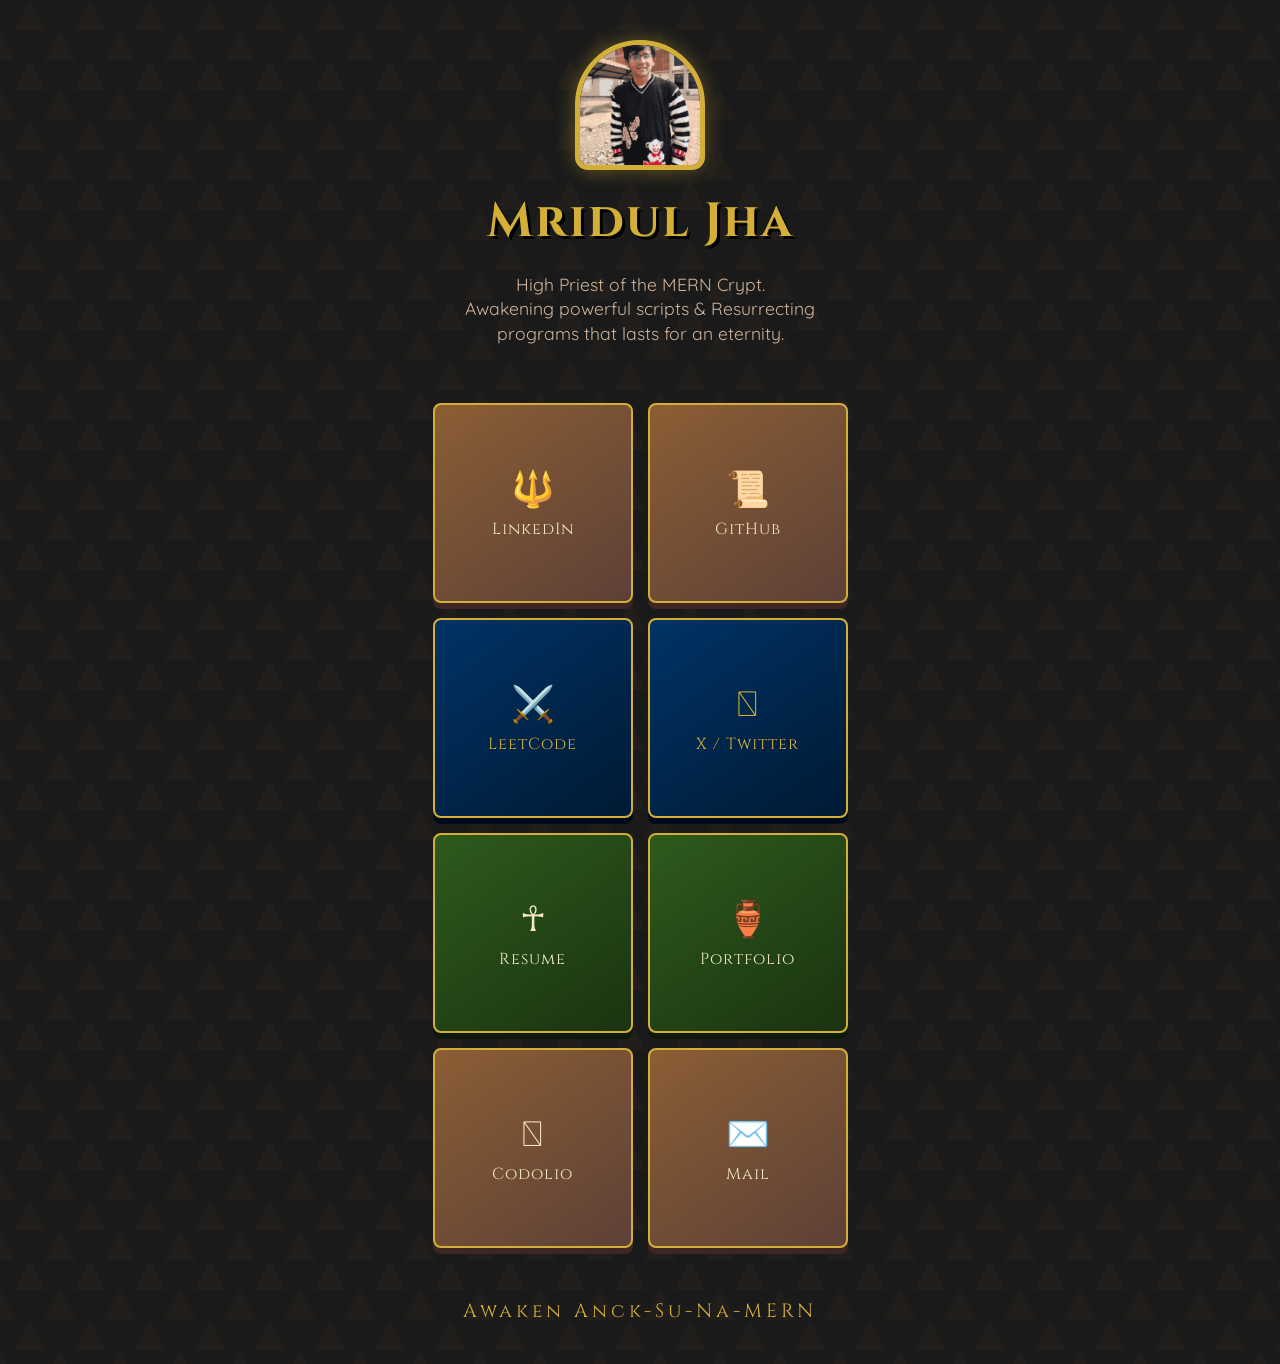
<file: mummy.html>
<!DOCTYPE html>
<html lang="en">
<head>
  <meta charset="UTF-8">
  <meta name="viewport" content="width=device-width, initial-scale=1.0">
  <title>Pharaoh's Code Portal</title>
  <link href="https://fonts.googleapis.com/css2?family=Cinzel:wght@700&family=Quicksand:wght@600&display=swap" rel="stylesheet">
  <style>
    :root {
      --royal-gold: #d4af37;
      --sandstone: #e3c4a8;
      --pyramid-shadow: #8b5e34;
      --lapis-blue: #003366;
      --nile-teal: #008080;
      --scarab-green: #2e5a1c;
      --papyrus-white: #f2e8c4;
      --tomb-dark: #1a1a1a;
    }

    body {
      background-color: var(--tomb-dark);
      background-image: url("data:image/svg+xml,%3Csvg width='60' height='60' viewBox='0 0 60 60' xmlns='http://www.w3.org/2000/svg'%3E%3Cpath d='M30 0l15 30H15L30 0zM0 30l15 30H0V30zm60 0L45 60h15V30z' fill='%233d2b1f' fill-opacity='0.2'/%3E%3C/svg%3E");
      color: var(--papyrus-white);
      font-family: 'Quicksand', sans-serif;
      margin: 0;
      padding: 40px 10px;
      display: flex;
      flex-direction: column;
      align-items: center;
    }

    header {
      text-align: center;
      margin-bottom: 40px;
      max-width: 400px;
    }

    .profile-pic {
      width: 120px;
      height: 120px;
      border: 5px solid var(--royal-gold);
      border-radius: 50% 50% 10% 10%;
      object-fit: cover;
      box-shadow: 0px 0px 20px rgba(212, 175, 55, 0.4);
      background-color: #333;
    }

    h1 {
      font-family: 'Cinzel', serif;
      font-size: 3rem;
      margin: 15px 0 5px;
      letter-spacing: 2px;
      color: var(--royal-gold);
      text-shadow: 3px 3px 0px #000;
    }

    .description {
      font-size: 1.1rem;
      line-height: 1.4;
      opacity: 0.9;
      color: var(--sandstone);
    }

    .links-grid {
      display: flex;
      flex-wrap: wrap;
      justify-content: center;
      gap: 15px;
      max-width: 420px;
      width: 100%;
    }

    .link-card {
      text-decoration: none;
      width: calc(50% - 10px);
      aspect-ratio: 1 / 1;
      display: flex;
      flex-direction: column;
      align-items: center;
      justify-content: center;
      border-radius: 8px;
      transition: all 0.3s ease;
      border: 2px solid var(--royal-gold);
      box-sizing: border-box;
      text-align: center;
      position: relative;
      overflow: hidden;
    }

    .link-card span {
      font-family: 'Cinzel', serif;
      font-size: 1rem;
      letter-spacing: 1px;
    }

    .icon {
      font-size: 2.2rem;
      margin-bottom: 8px;
    }

    /* Theme Classes */
    .pyramid {
      background: linear-gradient(145deg, var(--pyramid-shadow), #5d4037);
      color: var(--papyrus-white);
      box-shadow: 0 6px 0px #3e2723;
    }

    .nile {
      background: linear-gradient(145deg, var(--lapis-blue), #001a33);
      color: var(--royal-gold);
      box-shadow: 0 6px 0px #000a1a;
    }

    .scarab {
      background: linear-gradient(145deg, #2e5a1c, #1b3311);
      color: var(--papyrus-white);
      box-shadow: 0 6px 0px #0d1a08;
    }

    .link-card:hover {
      transform: translateY(-8px);
      box-shadow: 0 12px 20px rgba(0,0,0,0.6);
      filter: brightness(1.2);
    }

    footer {
      margin-top: 50px;
      font-family: 'Cinzel', serif;
      font-size: 1.2rem;
      color: var(--royal-gold);
      letter-spacing: 4px;
    }
  </style>
</head>
<body>

  <header>
    <img src="Om PFP.png" alt="Profile" class="profile-pic">
    <h1>Mridul Jha</h1>
    <p class="description">High Priest of the MERN Crypt.<br>Awakening powerful scripts & Resurrecting programs that lasts for an eternity.</p>
  </header>

  <div class="links-grid">
    <a href="https://www.linkedin.com/in/mridul-jha/" class="link-card pyramid">
      <div class="icon">🔱</div>
      <span>LinkedIn</span>
    </a>
    <a href="https://github.com/Loki-Snape/" class="link-card pyramid">
      <div class="icon">📜</div>
      <span>GitHub</span>
    </a>

    <a href="https://leetcode.com/u/Loki_Jaleel/" class="link-card nile">
      <div class="icon">⚔️</div>
      <span>LeetCode</span>
    </a>
    <a href="https://twitter.com/mridul_jha11" class="link-card nile">
      <div class="icon">𓂀</div>
      <span>X / Twitter</span>
    </a>

    <a href="Resume.html" class="link-card scarab">
      <div class="icon">☥</div>
      <span>Resume</span>
    </a>
    <a href="index.html" class="link-card scarab">
      <div class="icon">🏺</div>
      <span>Portfolio</span>
    </a>

    <a href="https://codolio.com/profile/Loki-Snape" class="link-card pyramid">
      <div class="icon">𓆣</div>
      <span>Codolio</span>
    </a>
    <a href="mailto:himriduljha11@gmail.com" class="link-card pyramid">
      <div class="icon">✉️</div>
      <span>Mail</span>
    </a>
  </div>

  <footer>Awaken Anck-Su-Na-MERN</footer>

</body>
</html>
</file>
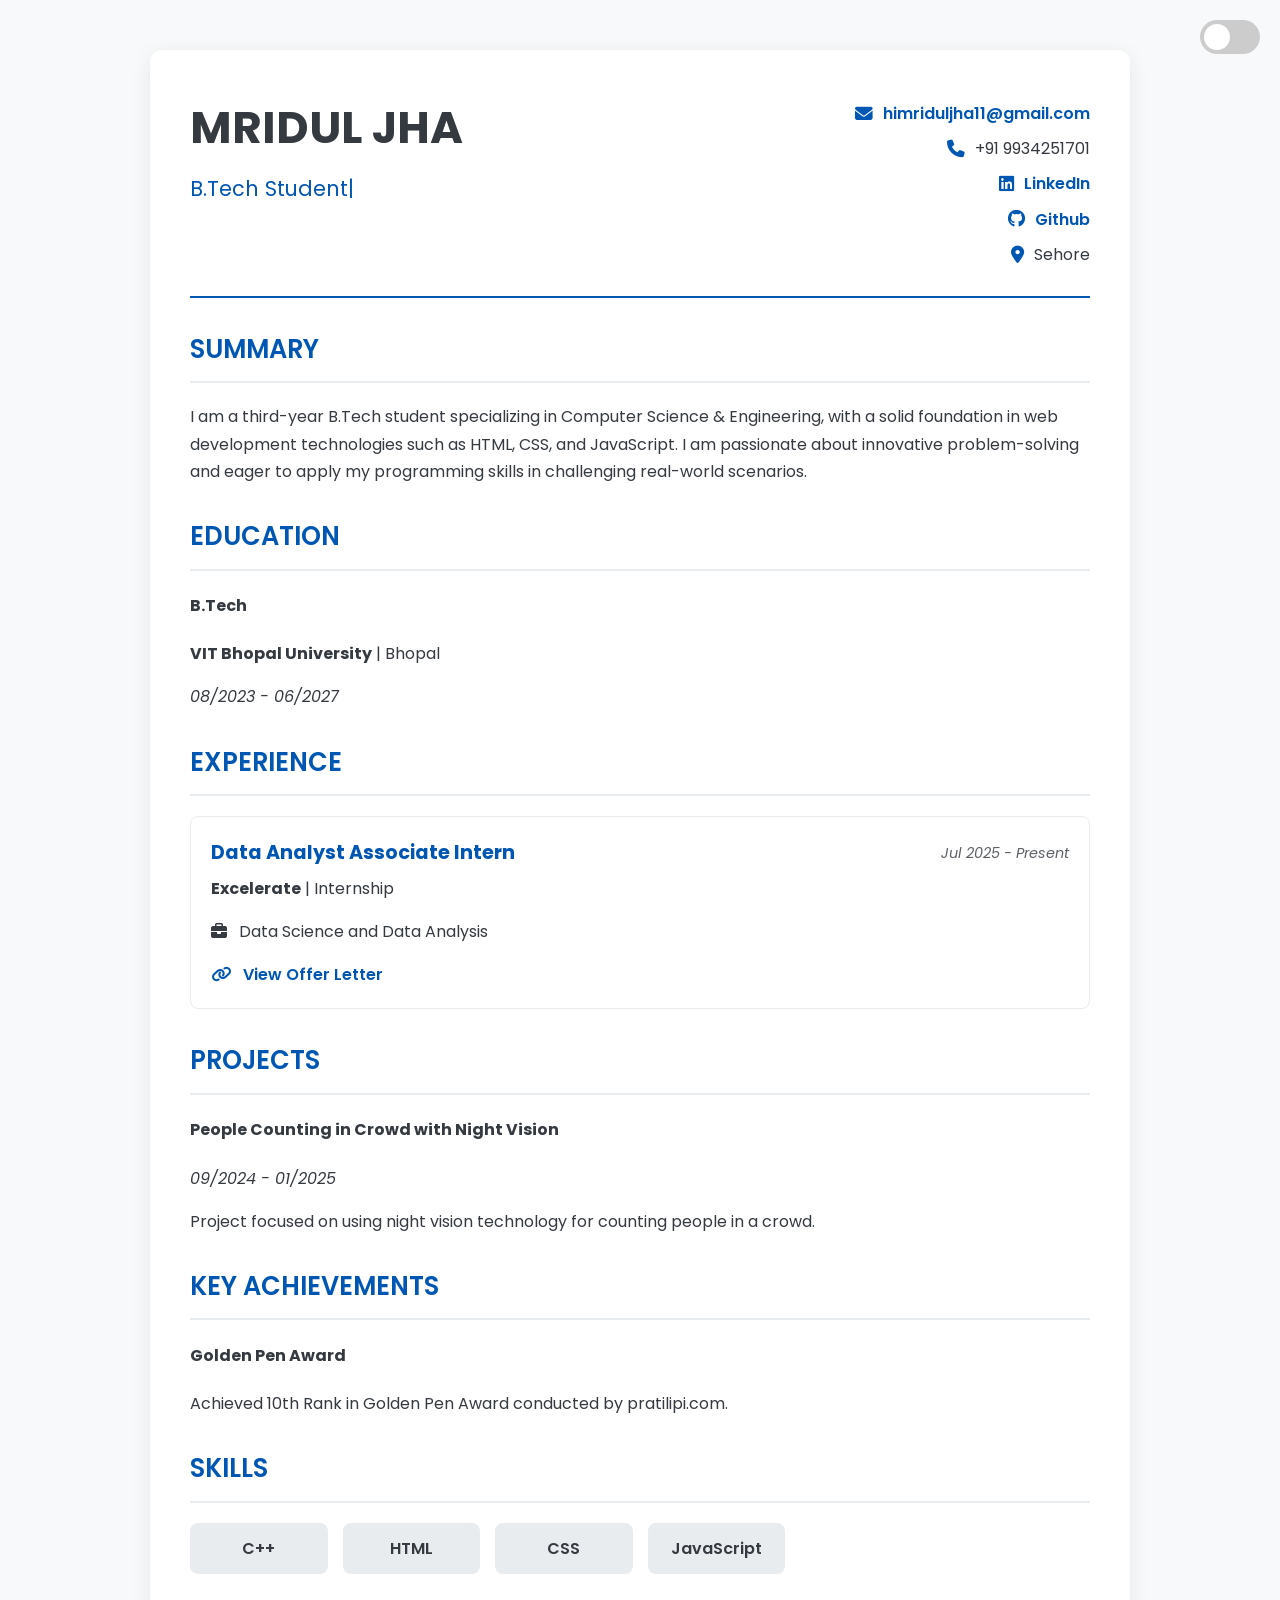
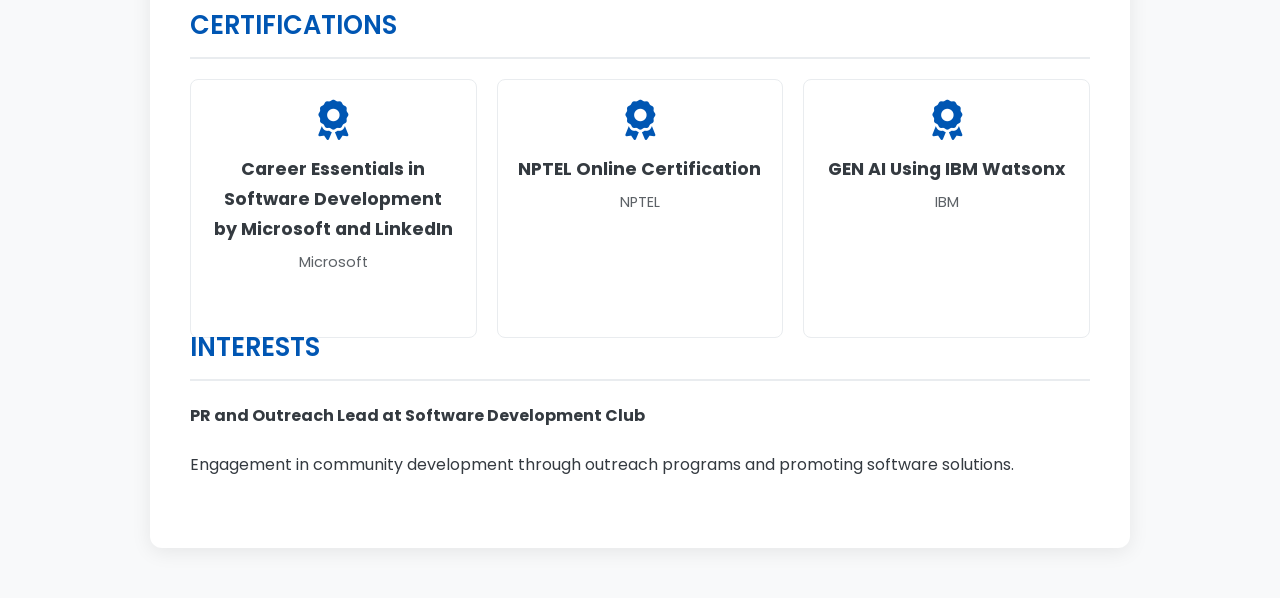
<file: Resume.html>
<!DOCTYPE html>
<html lang="en">
<head>
    <meta charset="UTF-8">
    <meta name="viewport" content="width=device-width, initial-scale=1.0">
    <title>Mridul Jha - Resume</title>
    
    <link rel="icon" href="data:image/svg+xml,<svg xmlns=%22http://www.w3.org/2000/svg%22 viewBox=%220 0 100 100%22><text y=%22.9em%22 font-size=%2290%22>🧑‍💻</text></svg>">

    <link rel="preconnect" href="https://fonts.googleapis.com">
    <link rel="preconnect" href="https://fonts.gstatic.com" crossorigin>
    <link href="https://fonts.googleapis.com/css2?family=Poppins:wght@300;400;600;700&display=swap" rel="stylesheet">
    <link rel="stylesheet" href="https://cdnjs.cloudflare.com/ajax/libs/font-awesome/6.5.2/css/all.min.css" integrity="sha512-SnH5WK+bZxgPHs44uWIX+LLJAJ9/2PkPKZ5QiAj6Ta86w+fsb2TkcmfRyVX3pBnMFcV7oQPJkl9QevSCWr3W6A==" crossorigin="anonymous" referrerpolicy="no-referrer" />

    <link rel="stylesheet" href="style.css">
</head>
<body>
    <div class="theme-switcher">
        <input type="checkbox" id="theme-toggle">
        <label for="theme-toggle" class="toggle-label">
            <i class="fas fa-moon"></i>
            <i class="fas fa-sun"></i>
        </label>
    </div>

    <div class="resume-container">
        <header class="header">
            <div class="header-left">
                <h1 class="name">MRIDUL JHA</h1>
                <h2 class="title"></h2> 
            </div>
            <div class="header-right">
                <ul>
                    <li><i class="fa-solid fa-envelope"></i> <a href="mailto:himriduljha11@gmail.com">himriduljha11@gmail.com</a></li>
                    <li><i class="fa-solid fa-phone"></i> +91 9934251701</li>
                    <li><i class="fa-brands fa-linkedin"></i> <a href="#" target="_blank">LinkedIn</a></li>
                    <li><i class="fa-brands fa-github"></i> <a href="#" target="_blank">Github</a></li>
                    <li><i class="fa-solid fa-location-dot"></i> Sehore</li>
                </ul>
            </div>
        </header>

        <section class="summary animated-section">
            <h3>SUMMARY</h3>
            <p>I am a third-year B.Tech student specializing in Computer Science & Engineering, with a solid foundation in web development technologies such as HTML, CSS, and JavaScript. I am passionate about innovative problem-solving and eager to apply my programming skills in challenging real-world scenarios.</p>
        </section>

        <section class="education animated-section">
            <h3>EDUCATION</h3>
            <div class="education-item">
                <h4>B.Tech</h4>
                <p><strong>VIT Bhopal University</strong> | Bhopal</p>
                <p><em>08/2023 - 06/2027</em></p>
            </div>
        </section>

        <section class="experience animated-section">
            <h3>EXPERIENCE</h3>
            <div class="experience-item">
                <div class="experience-header">
                    <h4>Data Analyst Associate Intern</h4>
                    <span class="experience-date">Jul 2025 - Present</span>
                </div>
                <p class="experience-company"><strong>Excelerate</strong> | Internship</p>
                <p class="experience-description"><i class="fas fa-briefcase"></i> Data Science and Data Analysis</p>
                <a href="https://drive.google.com/file/d/18lJCifejouWaaIov_y_i6IfZcpAx-TRm/view?usp=sharing" class="experience-link"><i class="fas fa-link"></i> View Offer Letter</a>
            </div>
        </section>

        <section class="projects animated-section">
            <h3>PROJECTS</h3>
            <div class="project-item">
                <h4>People Counting in Crowd with Night Vision</h4>
                <p><em>09/2024 - 01/2025</em></p>
                <p>Project focused on using night vision technology for counting people in a crowd.</p>
            </div>
        </section>

        <section class="achievements animated-section">
            <h3>KEY ACHIEVEMENTS</h3>
            <div class="achievement-item">
                <h4>Golden Pen Award</h4>
                <p>Achieved 10th Rank in Golden Pen Award conducted by pratilipi.com.</p>
            </div>
        </section>

        <section class="skills animated-section">
            <h3>SKILLS</h3>
            <div class="skills-grid">
                <span class="skill">C++</span>
                <span class="skill">HTML</span>
                <span class="skill">CSS</span>
                <span class="skill">JavaScript</span>
            </div>
        </section>
        
        <section class="certifications animated-section">
            <h3>CERTIFICATIONS</h3>
            <div class="certifications-grid">
                <a href="https://www.linkedin.com/learning/certificates/9d914a546eccd94693b349c57f410e8678c5e9b7dc7ce5d383e1b974b87b21bb" class="certificate-link">
                    <div class="certificate-item">
                        <i class="fas fa-award certificate-icon"></i>
                        <h4>
Career Essentials in Software Development by Microsoft and LinkedIn</h4>
                        <p>Microsoft</p>
                    </div>
                </a>
                <a href="https://internalapp.nptel.ac.in/NOC/NOC25/SEM1/Ecertificates/106/noc25-cs46/Course/NPTEL25CS46S44380011204389045.pdf" class="certificate-link">
                    <div class="certificate-item">
                        <i class="fas fa-award certificate-icon"></i>
                        <h4>NPTEL Online Certification</h4>
                        <p>NPTEL</p>
                    </div>
                </a>
                <a href="https://courses.vit.skillsnetwork.site/certificates/d82faf0347794a2596197a7b2feeaed9" class="certificate-link">
                    <div class="certificate-item">
                        <i class="fas fa-award certificate-icon"></i>
                        <h4>GEN AI Using IBM Watsonx</h4>
                        <p>IBM</p>
                    </div>
                </a>
            </div>
        </section>

        <section class="interests animated-section">
            <h3>INTERESTS</h3>
            <div class="interest-item">
                <h4>PR and Outreach Lead at Software Development Club</h4>
                <p>Engagement in community development through outreach programs and promoting software solutions.</p>
            </div>
        </section>
    </div>

    <a href="#" id="back-to-top" class="back-to-top-btn">
        <i class="fas fa-arrow-up"></i>
    </a>

    <script src="script.js"></script>
</body>
</html>
</file>
<file: style.css>
/* --- Color and Font Variables --- */
:root {
    --primary-color: #0056b3;
    --secondary-color: #e9ecef;
    --text-color: #343a40;
    --heading-color: #0056b3;
    --bg-color: #f8f9fa;
    --container-bg: #ffffff;
    --container-shadow: 0 4px 20px rgba(0,0,0,0.08);
    --font-main: 'Poppins', sans-serif;
    --transition-speed: 0.3s;
}

/* --- Dark Mode Variables --- */
body.dark-mode {
    --primary-color: #4dabf7;
    --secondary-color: #343a40;
    --text-color: #ced4da;
    --heading-color: #4dabf7;
    --bg-color: #121212;
    --container-bg: #1e1e1e;
    --container-shadow: 0 4px 20px rgba(0,0,0,0.4);
}

body {
    font-family: var(--font-main);
    line-height: 1.7;
    background-color: var(--bg-color);
    color: var(--text-color);
    margin: 0;
    padding: 20px;
    transition: background-color var(--transition-speed), color var(--transition-speed);
}

.resume-container {
    max-width: 900px;
    margin: 30px auto;
    background: var(--container-bg);
    padding: 40px;
    border-radius: 12px;
    box-shadow: var(--container-shadow);
    transition: background-color var(--transition-speed), box-shadow var(--transition-speed);
}

.header {
    display: flex;
    justify-content: space-between;
    align-items: flex-start;
    border-bottom: 2px solid var(--primary-color);
    padding-bottom: 20px;
    margin-bottom: 30px;
}

.header-left .name {
    margin: 0;
    font-size: 2.8em;
    font-weight: 700;
    color: var(--text-color);
}

.header-left .title {
    margin: 5px 0 0;
    font-size: 1.3em;
    font-weight: 400;
    color: var(--primary-color);
    min-height: 25px;
}

.title::after {
    content: '|';
    animation: blinking-cursor 0.7s infinite;
}

@keyframes blinking-cursor {
    0%, 100% { opacity: 1; }
    50% { opacity: 0; }
}

.header-right ul {
    list-style: none;
    padding: 0;
    margin: 10px 0 0;
    text-align: right;
}

.header-right li {
    margin-bottom: 8px;
    display: flex;
    justify-content: flex-end;
    align-items: center;
    gap: 10px;
}

.header-right a {
    text-decoration: none;
    color: var(--primary-color);
    font-weight: 600;
}

.header-right a:hover {
    text-decoration: underline;
}

.header-right i {
    color: var(--primary-color);
    font-size: 1.1em;
}

h3 {
    border-bottom: 2px solid var(--secondary-color);
    padding-bottom: 10px;
    margin-bottom: 20px;
    font-size: 1.6em;
    font-weight: 600;
    color: var(--heading-color);
}

section {
    margin-bottom: 30px;
}

/* --- Experience Section Styles --- */
.experience-item {
    background-color: var(--container-bg);
    border: 1px solid var(--secondary-color);
    padding: 20px;
    border-radius: 8px;
    transition: transform var(--transition-speed), box-shadow var(--transition-speed);
}

.experience-item:hover {
    transform: translateY(-5px);
    box-shadow: 0 8px 15px rgba(0,0,0,0.1);
}

.experience-header {
    display: flex;
    justify-content: space-between;
    align-items: center;
    margin-bottom: 5px;
}

.experience-header h4 {
    margin: 0;
    color: var(--primary-color);
    font-size: 1.2em;
}

.experience-date {
    font-style: italic;
    font-size: 0.9em;
    color: var(--text-color);
    opacity: 0.8;
}

.experience-company {
    margin: 0 0 10px 0;
}

.experience-description, .experience-link {
    font-size: 1em;
}

.experience-link {
    color: var(--primary-color);
    text-decoration: none;
    font-weight: 600;
}

.experience-link:hover {
    text-decoration: underline;
}

.experience-description i, .experience-link i {
    margin-right: 8px;
}


/* --- Skills & Certifications --- */
.skills-grid {
    display: grid;
    grid-template-columns: repeat(auto-fill, minmax(120px, 1fr));
    gap: 15px;
}

.skill {
    background-color: var(--secondary-color);
    color: var(--text-color);
    padding: 12px;
    border-radius: 8px;
    text-align: center;
    font-weight: 600;
    transition: transform 0.3s ease, box-shadow 0.3s ease, background-color 0.3s, color 0.3s;
}

.skill:hover {
    transform: translateY(-5px);
    box-shadow: 0 4px 15px rgba(0, 0, 0, 0.1);
    background-color: var(--primary-color);
    color: var(--container-bg);
}

/* --- Certifications Section Styles --- */
.certifications-grid {
    display: grid;
    grid-template-columns: repeat(auto-fill, minmax(250px, 1fr));
    gap: 20px;
}

/* NEW rule to style the link wrapper */
.certificate-link {
    text-decoration: none;
    color: inherit;
}

.certificate-item {
    background-color: var(--container-bg);
    border: 1px solid var(--secondary-color);
    padding: 20px;
    border-radius: 8px;
    text-align: center;
    transition: transform var(--transition-speed), box-shadow var(--transition-speed);
    height: 100%; /* Ensures all cards in a row have the same height */
}

.certificate-item:hover {
    transform: translateY(-5px);
    box-shadow: 0 8px 15px rgba(0,0,0,0.1);
}

.certificate-icon {
    font-size: 2.5em;
    color: var(--primary-color);
    margin-bottom: 15px;
}

.certificate-item h4 {
    margin: 0 0 5px 0;
    font-size: 1.1em;
}

.certificate-item p {
    margin: 0;
    font-size: 0.9em;
    opacity: 0.8;
}


.animated-section {
    opacity: 0;
    transform: translateY(30px);
    transition: opacity 0.8s ease-out, transform 0.8s ease-out;
}

.animated-section.visible {
    opacity: 1;
    transform: translateY(0);
}

/* --- Theme Toggle --- */
.theme-switcher {
    position: fixed;
    top: 20px;
    right: 20px;
    z-index: 100;
}
.toggle-label {
    display: inline-block;
    width: 60px;
    height: 34px;
    background-color: #ccc;
    border-radius: 34px;
    cursor: pointer;
    position: relative;
    transition: background-color var(--transition-speed);
}
.toggle-label::after {
    content: '';
    position: absolute;
    width: 26px;
    height: 26px;
    border-radius: 50%;
    background: white;
    top: 4px;
    left: 4px;
    transition: transform var(--transition-speed);
}
#theme-toggle {
    display: none;
}
#theme-toggle:checked + .toggle-label {
    background-color: var(--primary-color);
}
#theme-toggle:checked + .toggle-label::after {
    transform: translateX(26px);
}
.toggle-label .fa-moon {
    position: absolute;
    left: 8px; top: 9px;
    color: #fff;
}
.toggle-label .fa-sun {
    position: absolute;
    right: 8px; top: 9px;
    color: #f1c40f;
    display: none;
}
#theme-toggle:checked + .toggle-label .fa-moon { display: none; }
#theme-toggle:checked + .toggle-label .fa-sun { display: block; }

/* --- Back to Top Button --- */
.back-to-top-btn {
    position: fixed;
    bottom: 30px;
    right: 30px;
    width: 50px;
    height: 50px;
    background-color: var(--primary-color);
    color: var(--container-bg);
    border-radius: 50%;
    display: flex;
    align-items: center;
    justify-content: center;
    font-size: 20px;
    text-decoration: none;
    box-shadow: var(--container-shadow);
    opacity: 0;
    visibility: hidden;
    transform: translateY(20px);
    transition: opacity var(--transition-speed), visibility var(--transition-speed), transform var(--transition-speed);
    z-index: 100;
}
.back-to-top-btn.visible {
    opacity: 1;
    visibility: visible;
    transform: translateY(0);
}

/* --- Print Styles --- */
@media print {
    body {
        background-color: #fff !important;
        color: #000 !important;
        padding: 0;
        margin: 0;
    }
    .resume-container {
        max-width: 100%;
        box-shadow: none;
        border: 1px solid #ccc;
        margin: 0;
        border-radius: 0;
    }
    .theme-switcher, .back-to-top-btn {
        display: none !important;
    }
    .animated-section, .skill, .experience-item, .certificate-item {
        transform: none !important;
        transition: none !important;
        animation: none !important;
        opacity: 1 !important;
        box-shadow: none !important;
    }
    a {
        text-decoration: none;
        color: #000 !important;
    }
    .skill, .experience-item, .certificate-item {
        background-color: #eee !important;
        color: #000 !important;
        border: 1px solid #ddd;
    }
    :root {
        --primary-color: #000;
    }
}
</file>
